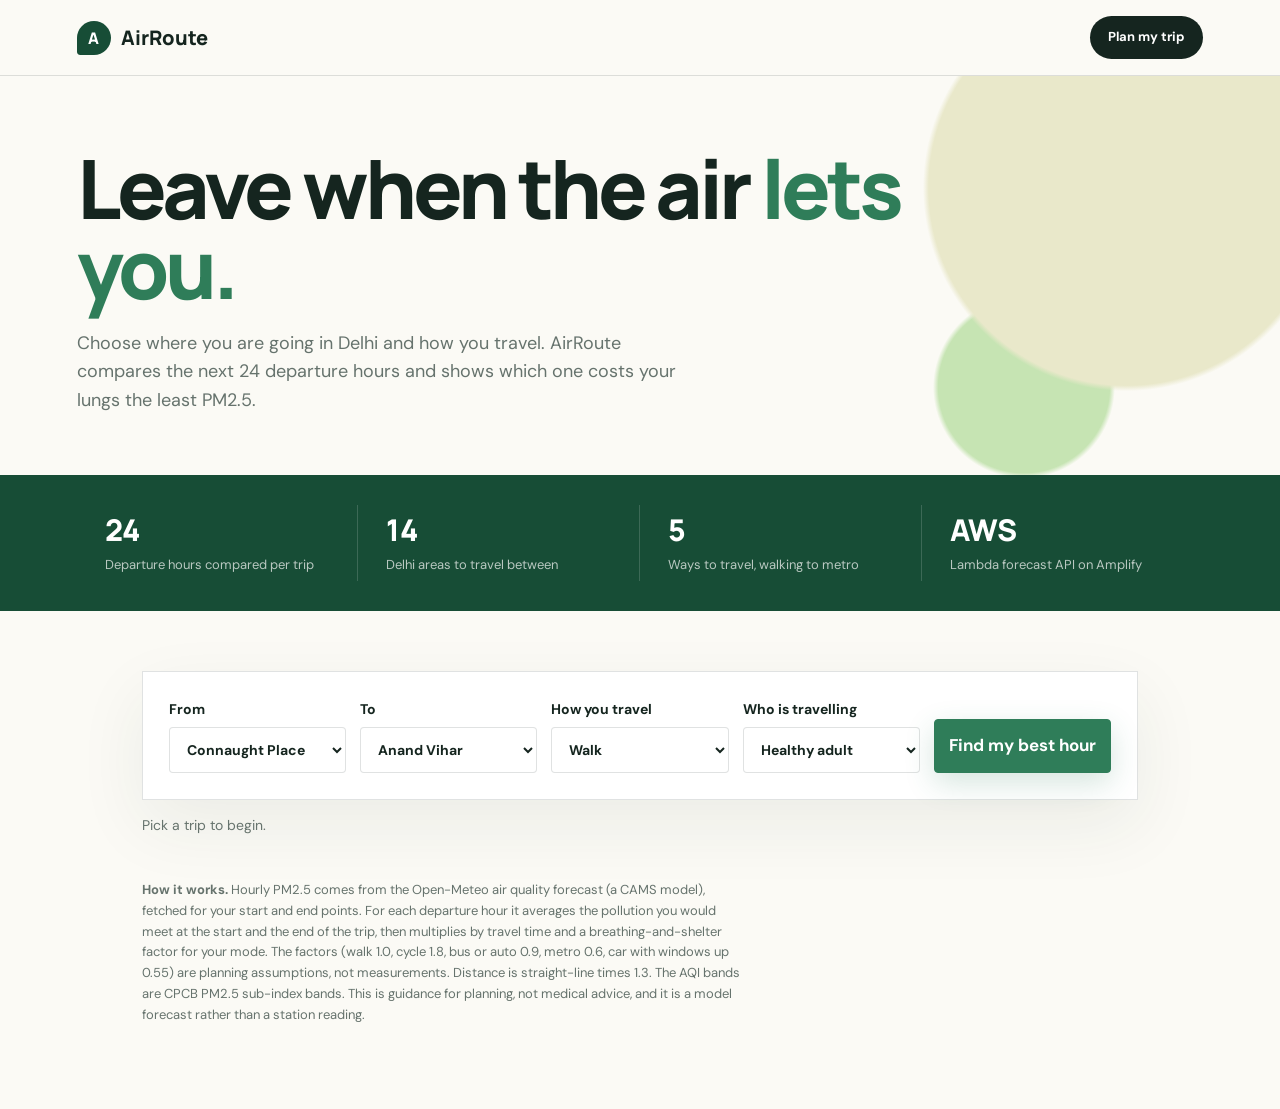
<file: web/index.html>
<!doctype html>
<html lang="en">
<head>
<meta charset="utf-8">
<meta name="viewport" content="width=device-width, initial-scale=1">
<title>AirRoute: leave when the air lets you</title>
<meta name="description" content="Pick a commute in Delhi and see which departure hour exposes you to the least PM2.5.">
<link rel="preconnect" href="https://fonts.googleapis.com">
<link rel="preconnect" href="https://fonts.gstatic.com" crossorigin>
<link href="https://fonts.googleapis.com/css2?family=DM+Sans:wght@400;500;700&family=Manrope:wght@700;800&display=swap" rel="stylesheet">
<style>
:root{--ink:#15251f;--muted:#66736d;--paper:#fbfaf5;--green:#2f7d59;--green-dark:#174d36;--lime:#d9f17f;--orange:#ef8d4c;--line:rgba(21,37,31,.13);
--c0:#5fa8a0;--c1:#9bbf6a;--c2:#e2b33b;--c3:#e0782f;--c4:#c23b2e;--c5:#7a1f3d}
*{box-sizing:border-box}
html{scroll-behavior:smooth}
body{margin:0;color:var(--ink);background:var(--paper);font:17px/1.6 "DM Sans",system-ui,sans-serif}
.site-header{height:76px;padding:0 6vw;display:flex;align-items:center;justify-content:space-between;border-bottom:1px solid var(--line);background:rgba(251,250,245,.92);position:sticky;top:0;z-index:20}
.brand{display:flex;align-items:center;gap:10px;font:800 20px "Manrope",system-ui,sans-serif;color:var(--ink);text-decoration:none}
.brand-mark{width:34px;height:34px;border-radius:50% 50% 50% 10%;background:var(--green-dark);color:#fff;display:grid;place-items:center;font-size:16px}
.header-cta{background:var(--ink);color:#fff;padding:11px 18px;border-radius:30px;font-size:13px;font-weight:700;text-decoration:none}
.hero{padding:72px 6vw 60px;background:radial-gradient(circle at 88% 28%,#e9e8ca 0 17%,transparent 17.5%),radial-gradient(circle at 80% 78%,#c6e4b3 0 8%,transparent 8.5%)}
h1{font:800 clamp(44px,6.4vw,92px)/.98 "Manrope",system-ui,sans-serif;letter-spacing:-.05em;margin:0 0 20px;max-width:10.5em}
h1 em{color:var(--green);font-style:normal}
.lede{max-width:34em;color:var(--muted);font-size:18px;margin:0}
.stats-strip{background:var(--green-dark);color:#fff;padding:30px 6vw;display:grid;grid-template-columns:repeat(auto-fit,minmax(170px,1fr));gap:18px 0}
.stats-strip div{padding:4px 28px;border-right:1px solid rgba(255,255,255,.16)}
.stats-strip div:last-child{border:0}
.stats-strip strong{display:block;font:800 30px "Manrope",system-ui,sans-serif}
.stats-strip span{font-size:13px;color:#b9c8c1}
main{max-width:1040px;margin:0 auto;padding:60px 22px 70px}
.panel{display:grid;grid-template-columns:repeat(auto-fit,minmax(170px,1fr));gap:14px;align-items:end;background:#fff;border:1px solid var(--line);padding:26px;box-shadow:0 25px 70px rgba(26,50,39,.07)}
label{display:flex;flex-direction:column;gap:6px;font-weight:700;font-size:14px}
select,button{font:inherit;padding:12px 13px;border:1px solid var(--line);border-radius:4px;background:#fff;color:var(--ink)}
button{background:var(--green);color:#fff;border-color:var(--green);font-weight:700;cursor:pointer;box-shadow:0 10px 30px rgba(47,125,89,.2)}
button:hover{background:var(--green-dark)}
:focus-visible{outline:3px solid var(--green);outline-offset:2px}
#status{margin:14px 0 0;font-size:14px;color:var(--muted)}
#status.warn{color:#a34b31}
#result{margin-top:40px}
.verdict{font:800 clamp(28px,4vw,46px)/1.05 "Manrope",system-ui,sans-serif;letter-spacing:-.04em;margin:0 0 8px}
.sub{color:var(--muted);margin:0 0 24px}
.strip{display:flex;align-items:flex-end;gap:3px;height:240px;border-bottom:2px solid var(--ink);padding-top:6px}
.bar{flex:1;min-width:0;border-radius:3px 3px 0 0}
.bar.best{outline:3px solid var(--ink);outline-offset:2px;z-index:1}
.bar.now{box-shadow:inset 0 -6px 0 rgba(255,255,255,.55)}
.ticks{display:flex;gap:3px;font-size:11px;color:var(--muted);margin-top:4px}
.ticks span{flex:1;text-align:center;overflow:hidden}
.legend{display:flex;flex-wrap:wrap;gap:6px 14px;font-size:13px;color:var(--muted);margin-top:14px}
.legend i{display:inline-block;width:11px;height:11px;border-radius:2px;margin-right:5px;vertical-align:-1px}
.cards{display:grid;grid-template-columns:repeat(auto-fit,minmax(210px,1fr));gap:14px;margin-top:28px}
.card{background:#f6f5ec;border:1px solid var(--line);padding:18px}
.card b{display:block;font:800 34px "Manrope",system-ui,sans-serif;letter-spacing:-.04em}
.card span{color:var(--muted);font-size:13px}
.advice{margin-top:22px;background:#fff;border:1px solid var(--line);border-left:6px solid var(--orange);padding:18px 20px}
.advice p{margin:0 0 6px;font-size:15px}
footer{margin-top:44px;font-size:13px;color:var(--muted);max-width:46em}
@media (max-width:560px){.hero{padding:48px 22px}.site-header{padding:0 22px}.stats-strip div{border:0}}
@media (prefers-reduced-motion:no-preference){.bar{transition:height .35s ease}}</style>
</head>
<body>
<header class="site-header"><a class="brand" href="#top"><span class="brand-mark">A</span><span>AirRoute</span></a><a class="header-cta" href="#planner">Plan my trip</a></header>
<section class="hero" id="top"><h1>Leave when the air <em>lets you.</em></h1><p class="lede">Choose where you are going in Delhi and how you travel. AirRoute compares the next 24 departure hours and shows which one costs your lungs the least PM2.5.</p></section>
<section class="stats-strip" aria-label="Project facts"><div><strong>24</strong><span>Departure hours compared per trip</span></div><div><strong>14</strong><span>Delhi areas to travel between</span></div><div><strong>5</strong><span>Ways to travel, walking to metro</span></div><div><strong>AWS</strong><span>Lambda forecast API on Amplify</span></div></section>
<main id="planner"><form class="panel" id="f">
<label>From<select id="from"></select></label>
<label>To<select id="to"></select></label>
<label>How you travel<select id="mode"></select></label>
<label>Who is travelling<select id="who">
<option value="general">Healthy adult</option>
<option value="child">Child</option>
<option value="elder">Older adult</option>
<option value="asthma">Asthma or heart condition</option></select></label>
<button type="submit">Find my best hour</button>
</form>
<p id="status" role="status">Pick a trip to begin.</p>

<section id="result" hidden aria-live="polite">
<p class="verdict" id="verdict"></p>
<p class="sub" id="sub"></p>
<div class="strip" id="strip" role="img" aria-label="Exposure by departure hour"></div>
<div class="ticks" id="ticks"></div>
<div class="legend" id="legend"></div>
<div class="cards">
<div class="card"><b id="k1"></b><span>PM2.5 on your best departure (&micro;g/m&sup3;)</span></div>
<div class="card"><b id="k2"></b><span>PM2.5 on your worst departure (&micro;g/m&sup3;)</span></div>
<div class="card"><b id="k3"></b><span>Trip length and time at this speed</span></div>
</div>
<div class="advice" id="advice"></div>
</section>

<footer>
<p><b>How it works.</b> Hourly PM2.5 comes from the Open-Meteo air quality forecast (a CAMS model), fetched for your start and end points. For each departure hour it averages the pollution you would meet at the start and the end of the trip, then multiplies by travel time and a breathing-and-shelter factor for your mode. The factors (walk 1.0, cycle 1.8, bus or auto 0.9, metro 0.6, car with windows up 0.55) are planning assumptions, not measurements. Distance is straight-line times 1.3. The AQI bands are CPCB PM2.5 sub-index bands. This is guidance for planning, not medical advice, and it is a model forecast rather than a station reading.</p>
</footer>
</main>
<script>
const PLACES={"Connaught Place":[28.6315,77.2167],"Anand Vihar":[28.6469,77.3164],"Dwarka Sector 8":[28.5710,77.0676],"Rohini":[28.7495,77.0565],"Saket":[28.5245,77.2066],"Lajpat Nagar":[28.5677,77.2433],"Nehru Place":[28.5491,77.2518],"Karol Bagh":[28.6519,77.1909],"Vasant Kunj":[28.5200,77.1570],"Pitampura":[28.7033,77.1319],"Janakpuri":[28.6219,77.0878],"Mayur Vihar":[28.6086,77.2985],"IGI Airport":[28.5562,77.1000],"Narela":[28.8527,77.0929]};
const MODES={walk:{n:"Walk",v:5,f:1},cycle:{n:"Cycle",v:15,f:1.8},bus:{n:"Bus or auto-rickshaw",v:14,f:.9},metro:{n:"Metro",v:28,f:.6},car:{n:"Car, windows up",v:20,f:.55}};
const BANDS=[[0,30,0,50],[30,60,50,100],[60,90,100,200],[90,120,200,300],[120,250,300,400],[250,500,400,500]];
const CATS=[["Good","--c0"],["Satisfactory","--c1"],["Moderate","--c2"],["Poor","--c3"],["Very Poor","--c4"],["Severe","--c5"]];
const $=id=>document.getElementById(id);
function catIdx(pm){for(let i=0;i<BANDS.length;i++)if(pm<=BANDS[i][1])return i;return 5}
function subIndex(pm){const i=catIdx(pm),[a,b,x,y]=BANDS[i];return Math.round(x+(Math.min(pm,500)-a)*(y-x)/(b-a))}
function km(a,b){const R=6371,r=Math.PI/180,dl=(b[0]-a[0])*r,dg=(b[1]-a[1])*r;
const h=Math.sin(dl/2)**2+Math.cos(a[0]*r)*Math.cos(b[0]*r)*Math.sin(dg/2)**2;return 2*R*Math.asin(Math.sqrt(h))}
function fmtH(t){const h=+t.slice(11,13);return (h%12||12)+(h<12?" am":" pm")}
Object.keys(PLACES).forEach(p=>{["from","to"].forEach(id=>$(id).add(new Option(p,p)))});
$("to").selectedIndex=1;
Object.entries(MODES).forEach(([k,m])=>$("mode").add(new Option(m.n,k)));
$("legend").innerHTML=CATS.map(c=>`<span><i style="background:var(${c[1]})"></i>${c[0]}</span>`).join("");

const API_URL="https://6jbcxdek5rheielprhgtmp63su0wnqxa.lambda-url.ap-south-1.on.aws/"; // paste your AWS Lambda Function URL here after deploying
async function fetchSeries(a,b){
  const direct=`https://air-quality-api.open-meteo.com/v1/air-quality?latitude=${a[0]},${b[0]}&longitude=${a[1]},${b[1]}&hourly=pm2_5&forecast_days=3&timezone=Asia%2FKolkata`;
  if(!API_URL){
    const r=await fetch(direct);if(!r.ok)throw new Error("HTTP "+r.status);
    const j=await r.json();
    const arr=Array.isArray(j)?j:[j];
    if(arr.length<2)arr.push(arr[0]);
    return {time:arr[0].hourly.time,o:arr[0].hourly.pm2_5,d:arr[1].hourly.pm2_5,live:true};
  }
  const qs=new URLSearchParams({
    lat1:a[0],lon1:a[1],lat2:b[0],lon2:b[1],
    mode:$("mode").value, traveller:$("who").value,
    from_name:$("from").value, to_name:$("to").value
  });
  const r=await fetch(`${API_URL.replace(/\/$/,"")}/?${qs.toString()}`);
  if(!r.ok)throw new Error("HTTP "+r.status);
  return await r.json();
}
function demoSeries(){
  const now=new Date().toLocaleString("sv-SE",{timeZone:"Asia/Kolkata"}).replace(" ","T").slice(0,13);
  const t0=new Date(now+":00:00Z"),time=[],o=[],d=[];
  for(let i=0;i<72;i++){const t=new Date(t0.getTime()+i*36e5),h=t.getUTCHours();
    time.push(t.toISOString().slice(0,13)+":00");
    const base=95+55*Math.exp(-((h-8)**2)/6)+70*Math.exp(-((h-22)**2)/8)-30*Math.exp(-((h-15)**2)/10);
    o.push(Math.round(base));d.push(Math.round(base*1.08))}
  return {time,o,d,live:false};
}
function plan(s,dur,f){
  const now=new Date().toLocaleString("sv-SE",{timeZone:"Asia/Kolkata"}).replace(" ","T").slice(0,13);
  let i0=s.time.findIndex(t=>t.slice(0,13)>=now);if(i0<0)i0=0;
  const out=[];
  for(let k=0;k<24&&i0+k<s.time.length;k++){
    const s0=i0+k,e=Math.min(s.time.length-1,s0+Math.max(0,Math.round(dur)));
    const vals=[s.o[s0],s.d[s0],s.o[e],s.d[e]].filter(v=>v!=null);
    if(!vals.length)continue;
    const pm=vals.reduce((a,b)=>a+b,0)/vals.length;
    out.push({t:s.time[s0],pm,dose:pm*dur*f});
  }
  return out;
}
async function run(e){
  e&&e.preventDefault();
  const A=PLACES[$("from").value],B=PLACES[$("to").value],m=MODES[$("mode").value],who=$("who").value;
  if($("from").value===$("to").value){$("status").textContent="Choose two different places.";$("status").className="warn";return}
  const dist=km(A,B)*1.3,dur=dist/m.v;
  $("status").className="";$("status").textContent="Fetching the air quality forecast...";
  let s;
  try{s=await fetchSeries(A,B);$("status").textContent="Live forecast loaded for both ends of your trip."}
  catch(err){s=demoSeries();$("status").className="warn";$("status").textContent="Could not reach the forecast service, so this chart uses built-in demo data, not today's air. Check your connection and try again."}
  const rows=plan(s,dur,m.f);
  if(!rows.length){$("status").textContent="No forecast hours available.";return}
  const best=rows.reduce((a,b)=>b.dose<a.dose?b:a),worst=rows.reduce((a,b)=>b.dose>a.dose?b:a),now=rows[0];
  const cut=now.dose>0?Math.round(100*(now.dose-best.dose)/now.dose):0;
  const max=worst.dose||1;
  $("result").hidden=false;
  $("verdict").textContent=best===now?"Leaving now is already your best hour.":`Leave at ${fmtH(best.t)} and breathe ${cut}% less than if you leave now.`;
  $("sub").textContent=`${$("from").value} to ${$("to").value} by ${m.n.toLowerCase()}. Bars show relative exposure for each departure hour over the next day. Taller means more.`;
  $("strip").innerHTML=rows.map(r=>{const c=CATS[catIdx(r.pm)][1];
    return `<div class="bar${r===best?" best":""}${r===now?" now":""}" title="${fmtH(r.t)}: PM2.5 about ${Math.round(r.pm)}, ${CATS[catIdx(r.pm)][0]}" style="height:${Math.max(6,100*r.dose/max)}%;background:var(${c})"></div>`}).join("");
  $("ticks").innerHTML=rows.map((r,i)=>`<span>${i%3===0?fmtH(r.t).replace(" ",""):""}</span>`).join("");
  $("k1").textContent=Math.round(best.pm);$("k2").textContent=Math.round(worst.pm);
  $("k3").textContent=`${dist.toFixed(1)} km, ${Math.round(dur*60)} min`;
  const bc=catIdx(best.pm),wc=catIdx(worst.pm);
  const extra={general:"",child:" Children breathe faster for their size, so keep outdoor stretches short and avoid cycling or walking to school at your worst hours.",
    elder:" Older adults should avoid long walks at the worst hours and keep any medication within reach.",
    asthma:" Keep your reliever inhaler with you, avoid exertion at the worst hours, and consider travelling by metro or car with windows up."}[who];
  const mask=bc>=3||m.f>=1?" A well-fitted N95 or FFP2 mask helps on open modes when the air is Poor or worse.":"";
  $("advice").innerHTML=`<p><b>Best hour: ${fmtH(best.t)}.</b> PM2.5 about ${Math.round(best.pm)} &micro;g/m&sup3;, CPCB sub-index ${subIndex(best.pm)} (${CATS[bc][0]}).</p>
  <p><b>Worst hour: ${fmtH(worst.t)}.</b> PM2.5 about ${Math.round(worst.pm)} &micro;g/m&sup3;, CPCB sub-index ${subIndex(worst.pm)} (${CATS[wc][0]}).</p>
  <p>${extra}${mask}</p>`;
  const box=document.getElementById("agentAdvice");
  const txt=document.getElementById("adviceText");
  if(box&&txt){
    if(s&&s.advice&&String(s.advice).trim()){txt.textContent=s.advice;box.hidden=false}
    else{box.hidden=true}
  }
}
(function(){
  const advice=$("advice");
  if(!advice)return;
  const box=document.createElement("div");
  box.id="agentAdvice";
  box.hidden=true;
  box.style.cssText="background:#174d36;color:#fbfaf5;padding:18px 22px;border-radius:12px;margin:18px 0;font-size:1.05rem;line-height:1.55;";
  box.innerHTML='<strong style="color:#8fd4b0;letter-spacing:.02em;">AirRoute says:</strong> <span id="adviceText"></span>';
  advice.parentNode.insertBefore(box, advice);
})();
$("f").addEventListener("submit",run);
</script>
</body>
</html>
</file>
